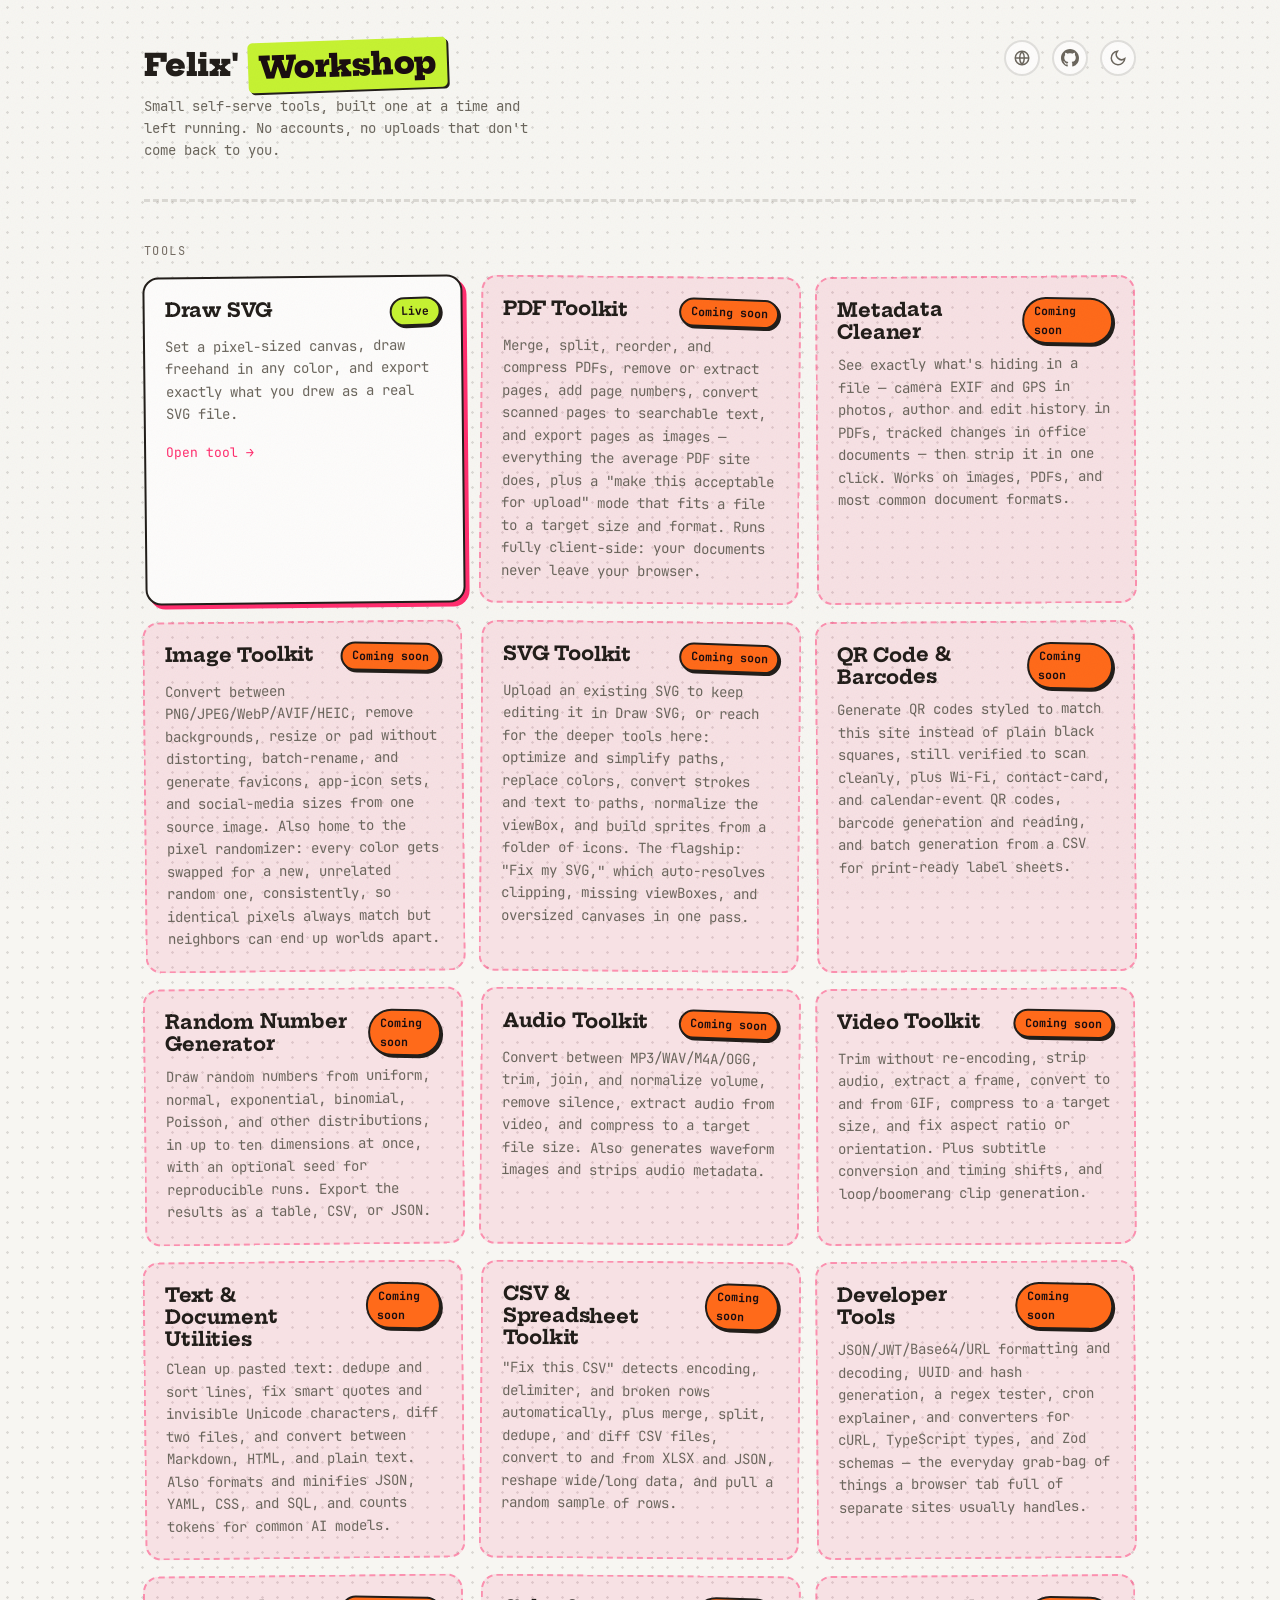
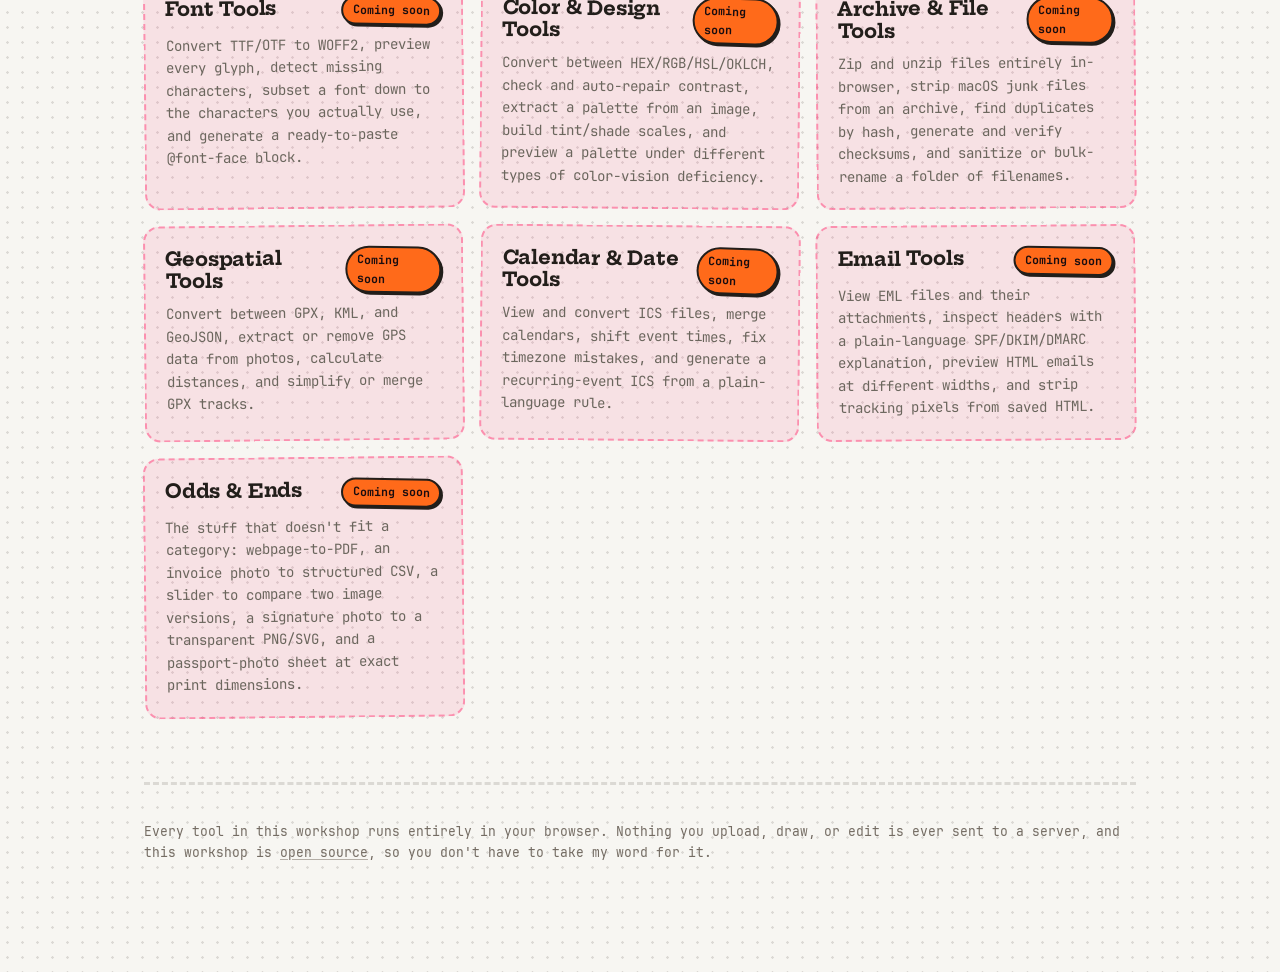
<file: index.html>
<!DOCTYPE html>
<html lang="en">
<head>
<meta charset="UTF-8">
<meta name="viewport" content="width=device-width, initial-scale=1.0">
<title>Felix' Workshop</title>
<meta name="description" content="Small self-serve tools, built one at a time. Everything runs in your browser — nothing you upload ever leaves it.">
<link rel="icon" type="image/svg+xml" href="assets/favicon.svg">
<script src="assets/theme.js"></script>
<link rel="stylesheet" href="assets/tokens.css">
<link rel="stylesheet" href="assets/base.css">
<link rel="stylesheet" href="assets/workshop-theme.css">
<style>
  .tools {
    display: grid;
    gap: 1rem;
    grid-template-columns: repeat(auto-fit, minmax(260px, 1fr));
  }
  .tool-card {
    text-decoration: none;
    color: inherit;
    display: block;
    transition: box-shadow 0.2s var(--ease), transform 0.2s var(--ease);
  }
  a.tool-card:hover {
    box-shadow: 6px 6px 0 var(--accent);
    transform: translate(-2px, -4px) rotate(0deg);
  }
  .tool-card .tool-head {
    display: flex;
    justify-content: space-between;
    align-items: flex-start;
    gap: 0.75rem;
    margin-bottom: 0.5rem;
  }
  .tool-card h3 {
    margin: 0;
    font-size: 1.2rem;
  }
  .tool-card p {
    margin: 0;
    font-size: 0.88rem;
    color: var(--muted);
  }
  .tool-card .open {
    display: block;
    margin-top: 1rem;
    font-size: 0.82rem;
    color: var(--accent);
  }
</style>
</head>
<body>
<div class="wrap">
  <header>
    <div>
      <a class="wordmark" href="./">Felix' <span class="accent">Workshop</span></a>
      <p class="tagline">Small self-serve tools, built one at a time and left running. No accounts, no uploads that don't come back to you.</p>
    </div>
    <div class="row" style="flex-shrink: 0">
      <a
        class="icon-btn"
        href="https://fubl.org"
        target="_blank"
        rel="noopener"
        aria-label="Felix' personal site"
        title="fubl.org"
      >
        <svg viewBox="0 0 24 24" fill="none" stroke="currentColor" stroke-width="2" aria-hidden="true">
          <circle cx="12" cy="12" r="9"/>
          <path d="M3 12h18M12 3a14.5 14.5 0 0 1 0 18M12 3a14.5 14.5 0 0 0 0 18"/>
        </svg>
      </a>
      <a
        class="icon-btn"
        href="https://github.com/felixubl/workshop"
        target="_blank"
        rel="noopener"
        aria-label="GitHub"
        title="View source on GitHub"
      >
        <svg viewBox="0 0 16 16" fill="currentColor" aria-hidden="true">
          <path fill-rule="evenodd" d="M8 0C3.58 0 0 3.58 0 8c0 3.54 2.29 6.53 5.47 7.59.4.07.55-.17.55-.38 0-.19-.01-.82-.01-1.49-2.01.37-2.53-.49-2.69-.94-.09-.23-.48-.94-.82-1.13-.28-.15-.68-.52-.01-.53.63-.01 1.08.58 1.23.82.72 1.21 1.87.87 2.33.66.07-.52.28-.87.51-1.07-1.78-.2-3.64-.89-3.64-3.95 0-.87.31-1.59.82-2.15-.08-.2-.36-1.02.08-2.12 0 0 .67-.21 2.2.82.64-.18 1.32-.27 2-.27.68 0 1.36.09 2 .27 1.53-1.04 2.2-.82 2.2-.82.44 1.1.16 1.92.08 2.12.51.56.82 1.27.82 2.15 0 3.07-1.87 3.75-3.65 3.95.29.25.54.73.54 1.48 0 1.07-.01 1.93-.01 2.2 0 .21.15.46.55.38A8.013 8.013 0 0 0 16 8c0-4.42-3.58-8-8-8Z"/>
        </svg>
      </a>
      <button class="icon-btn" type="button" data-theme-toggle aria-label="Toggle theme" title="Toggle theme">
        <svg class="theme-moon" viewBox="0 0 24 24" fill="none" stroke="currentColor" stroke-width="2" aria-hidden="true">
          <path d="M21 12.8A9 9 0 1 1 11.2 3a7 7 0 0 0 9.8 9.8Z"/>
        </svg>
        <svg class="theme-sun" viewBox="0 0 24 24" fill="none" stroke="currentColor" stroke-width="2" aria-hidden="true">
          <circle cx="12" cy="12" r="4"/>
          <path d="M12 2v2M12 20v2M2 12h2M20 12h2M5 5l1.5 1.5M17.5 17.5 19 19M19 5l-1.5 1.5M6.5 17.5 5 19"/>
        </svg>
      </button>
    </div>
  </header>

  <section>
    <p class="section-label">Tools</p>
    <div class="tools">
      <a class="card tool-card" href="draw-svg/">
        <div class="tool-head">
          <h3 class="font-slab">Draw SVG</h3>
          <span class="badge badge-live">Live</span>
        </div>
        <p>Set a pixel-sized canvas, draw freehand in any color, and export exactly what you drew as a real SVG file.</p>
        <span class="open">Open tool &rarr;</span>
      </a>

      <div class="card prompt tool-card">
        <div class="tool-head">
          <h3 class="font-slab">PDF Toolkit</h3>
          <span class="badge badge-soon">Coming soon</span>
        </div>
        <p>Merge, split, reorder, and compress PDFs, remove or extract pages, add page numbers, convert scanned pages to searchable text, and export pages as images &mdash; everything the average PDF site does, plus a "make this acceptable for upload" mode that fits a file to a target size and format. Runs fully client-side: your documents never leave your browser.</p>
      </div>

      <div class="card prompt tool-card">
        <div class="tool-head">
          <h3 class="font-slab">Metadata Cleaner</h3>
          <span class="badge badge-soon">Coming soon</span>
        </div>
        <p>See exactly what's hiding in a file &mdash; camera EXIF and GPS in photos, author and edit history in PDFs, tracked changes in office documents &mdash; then strip it in one click. Works on images, PDFs, and most common document formats.</p>
      </div>

      <div class="card prompt tool-card">
        <div class="tool-head">
          <h3 class="font-slab">Image Toolkit</h3>
          <span class="badge badge-soon">Coming soon</span>
        </div>
        <p>Convert between PNG/JPEG/WebP/AVIF/HEIC, remove backgrounds, resize or pad without distorting, batch-rename, and generate favicons, app-icon sets, and social-media sizes from one source image. Also home to the pixel randomizer: every color gets swapped for a new, unrelated random one, consistently, so identical pixels always match but neighbors can end up worlds apart.</p>
      </div>

      <div class="card prompt tool-card">
        <div class="tool-head">
          <h3 class="font-slab">SVG Toolkit</h3>
          <span class="badge badge-soon">Coming soon</span>
        </div>
        <p>Upload an existing SVG to keep editing it in Draw SVG, or reach for the deeper tools here: optimize and simplify paths, replace colors, convert strokes and text to paths, normalize the viewBox, and build sprites from a folder of icons. The flagship: "Fix my SVG," which auto-resolves clipping, missing viewBoxes, and oversized canvases in one pass.</p>
      </div>

      <div class="card prompt tool-card">
        <div class="tool-head">
          <h3 class="font-slab">QR Code &amp; Barcodes</h3>
          <span class="badge badge-soon">Coming soon</span>
        </div>
        <p>Generate QR codes styled to match this site instead of plain black squares, still verified to scan cleanly, plus Wi-Fi, contact-card, and calendar-event QR codes, barcode generation and reading, and batch generation from a CSV for print-ready label sheets.</p>
      </div>

      <div class="card prompt tool-card">
        <div class="tool-head">
          <h3 class="font-slab">Random Number Generator</h3>
          <span class="badge badge-soon">Coming soon</span>
        </div>
        <p>Draw random numbers from uniform, normal, exponential, binomial, Poisson, and other distributions, in up to ten dimensions at once, with an optional seed for reproducible runs. Export the results as a table, CSV, or JSON.</p>
      </div>

      <div class="card prompt tool-card">
        <div class="tool-head">
          <h3 class="font-slab">Audio Toolkit</h3>
          <span class="badge badge-soon">Coming soon</span>
        </div>
        <p>Convert between MP3/WAV/M4A/OGG, trim, join, and normalize volume, remove silence, extract audio from video, and compress to a target file size. Also generates waveform images and strips audio metadata.</p>
      </div>

      <div class="card prompt tool-card">
        <div class="tool-head">
          <h3 class="font-slab">Video Toolkit</h3>
          <span class="badge badge-soon">Coming soon</span>
        </div>
        <p>Trim without re-encoding, strip audio, extract a frame, convert to and from GIF, compress to a target size, and fix aspect ratio or orientation. Plus subtitle conversion and timing shifts, and loop/boomerang clip generation.</p>
      </div>

      <div class="card prompt tool-card">
        <div class="tool-head">
          <h3 class="font-slab">Text &amp; Document Utilities</h3>
          <span class="badge badge-soon">Coming soon</span>
        </div>
        <p>Clean up pasted text: dedupe and sort lines, fix smart quotes and invisible Unicode characters, diff two files, and convert between Markdown, HTML, and plain text. Also formats and minifies JSON, YAML, CSS, and SQL, and counts tokens for common AI models.</p>
      </div>

      <div class="card prompt tool-card">
        <div class="tool-head">
          <h3 class="font-slab">CSV &amp; Spreadsheet Toolkit</h3>
          <span class="badge badge-soon">Coming soon</span>
        </div>
        <p>"Fix this CSV" detects encoding, delimiter, and broken rows automatically, plus merge, split, dedupe, and diff CSV files, convert to and from XLSX and JSON, reshape wide/long data, and pull a random sample of rows.</p>
      </div>

      <div class="card prompt tool-card">
        <div class="tool-head">
          <h3 class="font-slab">Developer Tools</h3>
          <span class="badge badge-soon">Coming soon</span>
        </div>
        <p>JSON/JWT/Base64/URL formatting and decoding, UUID and hash generation, a regex tester, cron explainer, and converters for cURL, TypeScript types, and Zod schemas &mdash; the everyday grab-bag of things a browser tab full of separate sites usually handles.</p>
      </div>

      <div class="card prompt tool-card">
        <div class="tool-head">
          <h3 class="font-slab">Font Tools</h3>
          <span class="badge badge-soon">Coming soon</span>
        </div>
        <p>Convert TTF/OTF to WOFF2, preview every glyph, detect missing characters, subset a font down to the characters you actually use, and generate a ready-to-paste @font-face block.</p>
      </div>

      <div class="card prompt tool-card">
        <div class="tool-head">
          <h3 class="font-slab">Color &amp; Design Tools</h3>
          <span class="badge badge-soon">Coming soon</span>
        </div>
        <p>Convert between HEX/RGB/HSL/OKLCH, check and auto-repair contrast, extract a palette from an image, build tint/shade scales, and preview a palette under different types of color-vision deficiency.</p>
      </div>

      <div class="card prompt tool-card">
        <div class="tool-head">
          <h3 class="font-slab">Archive &amp; File Tools</h3>
          <span class="badge badge-soon">Coming soon</span>
        </div>
        <p>Zip and unzip files entirely in-browser, strip macOS junk files from an archive, find duplicates by hash, generate and verify checksums, and sanitize or bulk-rename a folder of filenames.</p>
      </div>

      <div class="card prompt tool-card">
        <div class="tool-head">
          <h3 class="font-slab">Geospatial Tools</h3>
          <span class="badge badge-soon">Coming soon</span>
        </div>
        <p>Convert between GPX, KML, and GeoJSON, extract or remove GPS data from photos, calculate distances, and simplify or merge GPX tracks.</p>
      </div>

      <div class="card prompt tool-card">
        <div class="tool-head">
          <h3 class="font-slab">Calendar &amp; Date Tools</h3>
          <span class="badge badge-soon">Coming soon</span>
        </div>
        <p>View and convert ICS files, merge calendars, shift event times, fix timezone mistakes, and generate a recurring-event ICS from a plain-language rule.</p>
      </div>

      <div class="card prompt tool-card">
        <div class="tool-head">
          <h3 class="font-slab">Email Tools</h3>
          <span class="badge badge-soon">Coming soon</span>
        </div>
        <p>View EML files and their attachments, inspect headers with a plain-language SPF/DKIM/DMARC explanation, preview HTML emails at different widths, and strip tracking pixels from saved HTML.</p>
      </div>

      <div class="card prompt tool-card">
        <div class="tool-head">
          <h3 class="font-slab">Odds &amp; Ends</h3>
          <span class="badge badge-soon">Coming soon</span>
        </div>
        <p>The stuff that doesn't fit a category: webpage-to-PDF, an invoice photo to structured CSV, a slider to compare two image versions, a signature photo to a transparent PNG/SVG, and a passport-photo sheet at exact print dimensions.</p>
      </div>
    </div>
  </section>

  <footer>
    <p>Every tool in this workshop runs entirely in your browser. Nothing you upload, draw, or edit is ever sent to a server, and this workshop is <a href="https://github.com/felixubl/workshop" target="_blank" rel="noopener">open source</a>, so you don't have to take my word for it.</p>
  </footer>
</div>
</body>
</html>
</file>
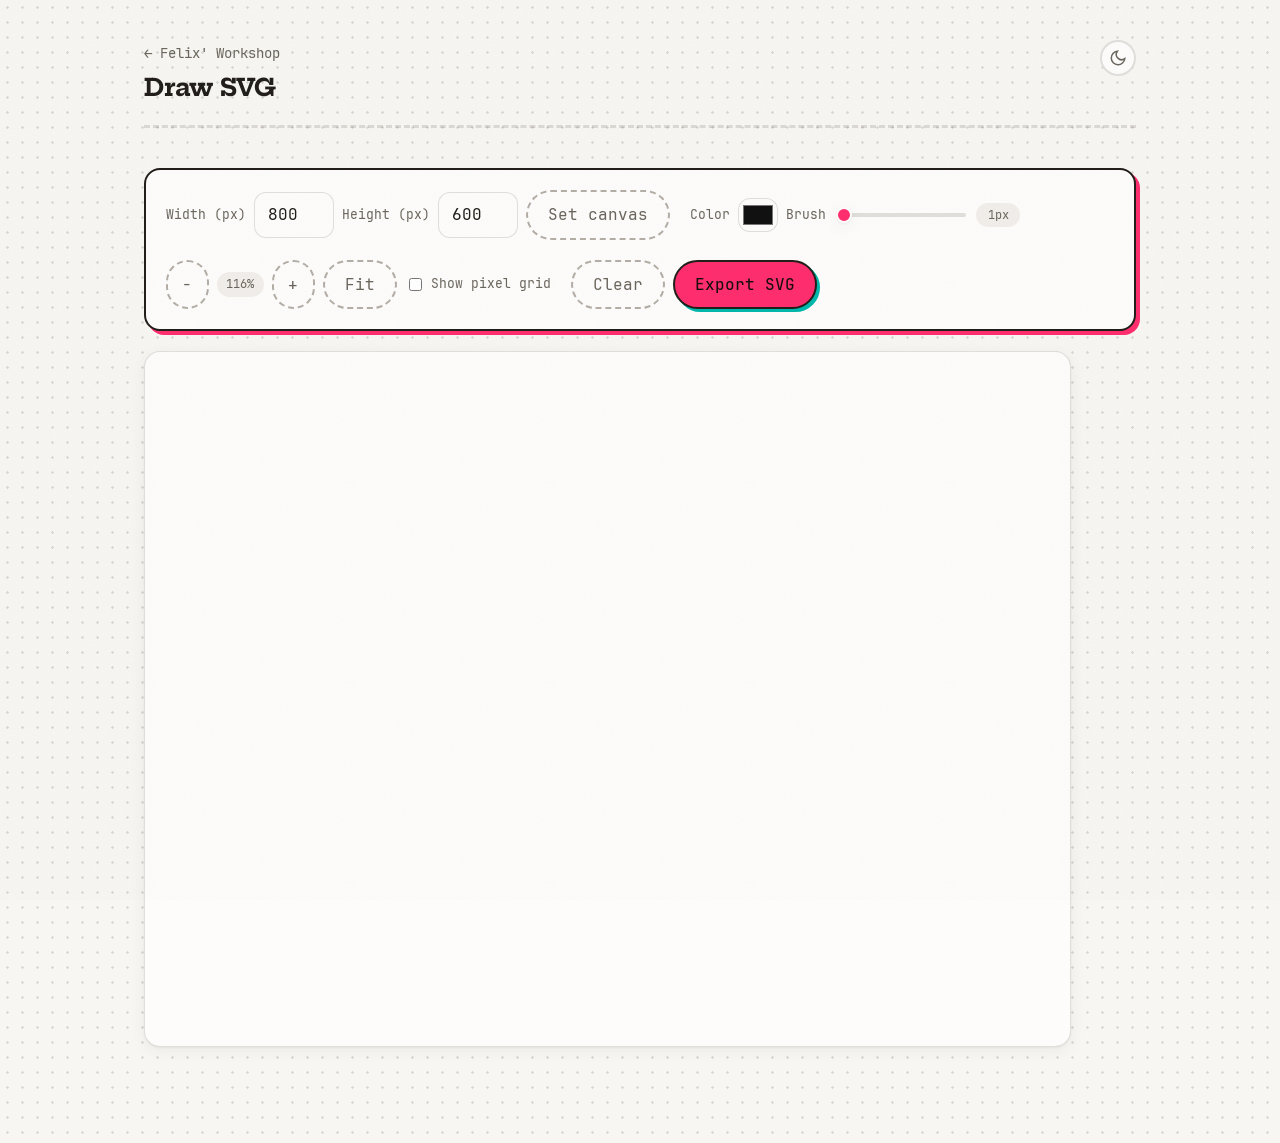
<file: draw-svg/index.html>
<!DOCTYPE html>
<html lang="en">
<head>
<meta charset="UTF-8">
<meta name="viewport" content="width=device-width, initial-scale=1.0">
<title>Draw SVG — Felix' Workshop</title>
<meta name="description" content="Set a pixel-sized canvas, draw freehand in any color, and export exactly what you drew as a real SVG file.">
<link rel="icon" type="image/svg+xml" href="../assets/favicon.svg">
<script src="../assets/theme.js"></script>
<link rel="stylesheet" href="../assets/tokens.css">
<link rel="stylesheet" href="../assets/base.css">
<link rel="stylesheet" href="../assets/workshop-theme.css">
<link rel="stylesheet" href="style.css">
</head>
<body>
<div class="wrap">
  <header>
    <div>
      <a class="back-link" href="../">&larr; Felix' Workshop</a>
      <h1 class="font-slab" style="margin: 0.5rem 0 0; font-size: 1.5rem;">Draw SVG</h1>
    </div>
    <button class="icon-btn" type="button" data-theme-toggle aria-label="Toggle theme" title="Toggle theme">
      <svg class="theme-moon" viewBox="0 0 24 24" fill="none" stroke="currentColor" stroke-width="2" aria-hidden="true">
        <path d="M21 12.8A9 9 0 1 1 11.2 3a7 7 0 0 0 9.8 9.8Z"/>
      </svg>
      <svg class="theme-sun" viewBox="0 0 24 24" fill="none" stroke="currentColor" stroke-width="2" aria-hidden="true">
        <circle cx="12" cy="12" r="4"/>
        <path d="M12 2v2M12 20v2M2 12h2M20 12h2M5 5l1.5 1.5M17.5 17.5 19 19M19 5l-1.5 1.5M6.5 17.5 5 19"/>
      </svg>
    </button>
  </header>

  <div class="toolbar card">
    <div class="group">
      <label for="width">Width (px)</label>
      <input class="field" type="number" id="width" min="1" max="4000" value="800">
      <label for="height">Height (px)</label>
      <input class="field" type="number" id="height" min="1" max="4000" value="600">
      <button class="btn-ghost" id="resize">Set canvas</button>
    </div>
    <div class="group">
      <label for="color">Color</label>
      <input class="field swatch" type="color" id="color" value="#111111">
      <label for="stroke">Brush</label>
      <input type="range" id="stroke" min="1" max="40" value="1">
      <span class="tag readout" id="strokeValue">1px</span>
    </div>
    <div class="group">
      <button class="btn-ghost icon-only" id="zoomOut" aria-label="Zoom out">&minus;</button>
      <span class="tag readout" id="zoomValue">100%</span>
      <button class="btn-ghost icon-only" id="zoomIn" aria-label="Zoom in">+</button>
      <button class="btn-ghost" id="zoomFit">Fit</button>
      <label class="checkbox"><input type="checkbox" id="gridToggle"> Show pixel grid</label>
    </div>
    <div class="group">
      <button class="btn-ghost" id="clear">Clear</button>
      <button class="btn-primary" id="export">Export SVG</button>
    </div>
  </div>

  <div id="canvasWrap">
    <svg id="canvas" xmlns="http://www.w3.org/2000/svg" width="800" height="600" viewBox="0 0 800 600">
      <defs>
        <pattern id="pixelGrid" width="1" height="1" patternUnits="userSpaceOnUse">
          <path d="M 1 0 L 0 0 0 1" fill="none" stroke="#3a3a3a" stroke-opacity="0.22" stroke-width="0.07"></path>
        </pattern>
      </defs>
      <rect id="gridOverlay" x="0" y="0" width="100%" height="100%" fill="url(#pixelGrid)" pointer-events="none" style="display: none;"></rect>
    </svg>
  </div>
</div>

<script src="script.js"></script>
</body>
</html>
</file>
<file: assets/tokens.css>
/* Vendored from felixubl/neo-retro (dist/tokens.css) — the workshop's shared
   design tokens. To pick up a rebrand (new accent/neutral hue), re-copy this
   file from that repo after running its `npm run build`. Do not edit by hand. */

:root {
  --bg: #f7f6f2;
  --surface: #fdfcfb;
  --surface2: #f1eeea;
  --ink: #221e1a;
  --muted: #6b665d;
  --faint: #746c63;
  --faint-soft: #b4aea6;
  --line: rgba(52, 43, 34, 0.14);
  --line-soft: rgba(52, 43, 34, 0.07);
  --accent: #846934;
  --accent-soft: rgba(134, 105, 52, 0.09);
  --accent-line: rgba(134, 105, 52, 0.34);
  --on-accent: #f9fdf8;
  --good: #3e8e57;
  --bad: #c2543f;
  --err: #b3402a;
  --shadow-1: 0 1px 2px rgba(44, 26, 32, 0.05), 0 4px 16px rgba(44, 26, 32, 0.05);
  --shadow-2: 0 2px 6px rgba(44, 26, 32, 0.08), 0 16px 48px rgba(44, 26, 32, 0.1);
  --glass: rgba(247, 246, 242, 0.72);
  --mono: 'JetBrains Mono', ui-monospace, 'SF Mono', Menlo, Consolas, monospace;
  --slab: 'Hepta Slab', 'Iowan Old Style', Georgia, serif;
  --ease: cubic-bezier(0.22, 0.9, 0.26, 1);
}

[data-theme='dark'] {
  --bg: #161311;
  --surface: #1e1b17;
  --surface2: #27221e;
  --ink: #eae6e0;
  --muted: #9b948b;
  --faint: #938a83;
  --faint-soft: #6e675f;
  --line: rgba(234, 230, 224, 0.14);
  --line-soft: rgba(234, 230, 224, 0.06);
  --accent: #dbbe83;
  --accent-soft: rgba(219, 190, 131, 0.11);
  --accent-line: rgba(219, 190, 131, 0.36);
  --on-accent: #1c2117;
  --good: #63b07e;
  --bad: #cf6a55;
  --err: #d97a63;
  --shadow-1: 0 1px 2px rgba(0, 0, 0, 0.28), 0 4px 16px rgba(0, 0, 0, 0.22);
  --shadow-2: 0 2px 6px rgba(0, 0, 0, 0.35), 0 18px 56px rgba(0, 0, 0, 0.4);
  --glass: rgba(22, 19, 17, 0.72);
}
</file>
<file: assets/workshop-theme.css>
/* Workshop-specific deviation from the vendored neo-retro tokens: louder,
   multi-color accents and a rougher, screen-printed texture (grain overlay,
   halftone dot grid, hard offset shadows, slight sticker tilt on cards).
   Deliberately layered on top of tokens.css/base.css rather than edited into
   them, so the vendored neo-retro files stay untouched and re-copyable. */

:root {
  --w-pink: #ff2e6e;
  --w-lime: #c6f232;
  --w-teal: #00b8ac;
  --w-orange: #ff6a1a;
  --w-purple: #8b5cf6;
  --w-chip-ink: #1a0d10;

  --accent: var(--w-pink);
  --accent-soft: rgba(255, 46, 110, 0.1);
  --accent-line: rgba(255, 46, 110, 0.45);
  --on-accent: var(--w-chip-ink);
}

[data-theme='dark'] {
  --w-pink: #ff5c8a;
  --w-lime: #d8ff5c;
  --w-teal: #35e0d3;
  --w-orange: #ff9152;
  --w-purple: #b18aff;

  --accent: var(--w-pink);
  --accent-soft: rgba(255, 92, 138, 0.12);
  --accent-line: rgba(255, 92, 138, 0.5);
  --on-accent: var(--w-chip-ink);
}

/* Faint halftone dot grid behind everything, plus a fixed film-grain overlay
   for a photocopied/screen-printed feel. Both stay subtle so body text keeps
   full contrast. */
body {
  background-color: var(--bg);
  background-image: radial-gradient(var(--line) 1px, transparent 1.5px);
  background-size: 15px 15px;
  position: relative;
}
body::before {
  content: '';
  position: fixed;
  inset: 0;
  z-index: 9999;
  pointer-events: none;
  opacity: 0.05;
  mix-blend-mode: multiply;
  background-image: url("data:image/svg+xml,%3Csvg xmlns='http://www.w3.org/2000/svg' width='200' height='200'%3E%3Cfilter id='n'%3E%3CfeTurbulence type='fractalNoise' baseFrequency='0.85' numOctaves='2' stitchTiles='stitch'/%3E%3C/filter%3E%3Crect width='100%25' height='100%25' filter='url(%23n)'/%3E%3C/svg%3E");
}
[data-theme='dark'] body::before {
  opacity: 0.1;
  mix-blend-mode: overlay;
}

/* A stamped, rotated "sticker" for the wordmark accent instead of a plain
   colored word. */
.wordmark .accent {
  display: inline-block;
  color: var(--w-chip-ink);
  background: var(--w-lime);
  padding: 0.02em 0.35em;
  border-radius: 5px;
  transform: rotate(-2deg);
  box-shadow: 2px 2px 0 var(--ink);
}

header {
  border-bottom: 3px dashed var(--line);
}
footer {
  border-top: 3px dashed var(--line);
}

/* Cards read as cut-and-pasted stickers: hard ink border, flat offset
   shadow instead of a soft blur, cycling accent per position. */
.card {
  border: 2px solid var(--ink);
  box-shadow: 4px 4px 0 var(--accent);
}
.card.pop {
  box-shadow: 5px 5px 0 var(--w-teal);
}
.card.prompt {
  border: 2px dashed var(--accent-line);
}

.tools > .card:nth-child(3n+1) { --tilt: -0.6deg; }
.tools > .card:nth-child(3n+2) { --tilt: 0.5deg; }
.tools > .card:nth-child(3n+3) { --tilt: -0.4deg; }
.tools > .card {
  transform: rotate(var(--tilt, 0deg));
}

/* Buttons: same pill shape, rougher ink-outlined, hard-shadow "pressable"
   sticker treatment. */
.btn-primary {
  border: 2px solid var(--ink);
  box-shadow: 3px 3px 0 var(--w-teal);
}
.btn-primary:hover {
  opacity: 1;
  transform: translate(-1px, -1px);
  box-shadow: 4px 4px 0 var(--w-teal);
}
.btn-primary:active {
  transform: translate(1px, 1px);
  box-shadow: 1px 1px 0 var(--w-teal);
}
.btn-ghost {
  border: 2px dashed var(--faint-soft);
}
.btn-ghost:hover {
  border-style: solid;
  border-color: var(--ink);
}

.dropzone {
  border: 2px dashed var(--accent-line);
}
.dropzone:hover,
.dropzone.drag-over {
  border-color: var(--ink);
}

.icon-btn {
  border: 2px solid var(--line);
}
.icon-btn:hover {
  border-color: var(--ink);
}

/* Badges: solid loud sticker colors instead of the single accent wash.
   badge-live / badge-soon are opt-in modifiers; plain .badge keeps the
   lime default. */
.badge {
  background: var(--w-lime);
  color: var(--w-chip-ink);
  border: 2px solid var(--ink);
  font-weight: 700;
  box-shadow: 2px 2px 0 var(--ink);
  transform: rotate(-1.5deg);
}
.badge-live {
  background: var(--w-lime);
}
.badge-soon {
  background: var(--w-orange);
  transform: rotate(1.5deg);
}
</file>
<file: draw-svg/style.css>
/* Tool-specific layout only — fonts, buttons, badges, and cards come from
   ../assets/base.css. This file just arranges this tool's own controls. */

.toolbar {
  display: flex;
  flex-wrap: wrap;
  gap: 20px;
  align-items: center;
  margin-bottom: 20px;
}

.group {
  display: flex;
  align-items: center;
  gap: 8px;
  flex-wrap: wrap;
}

.group label {
  font-size: 0.8rem;
  color: var(--muted);
}

input[type="number"].field {
  width: 80px;
}

input[type="color"].swatch {
  width: 40px;
  height: 34px;
  padding: 2px;
}

.toolbar input[type="range"] {
  width: 130px;
}

.readout {
  min-width: 44px;
  text-align: center;
}

.btn-ghost.icon-only {
  padding: 0.625rem 0.9rem;
}

.checkbox {
  display: flex;
  align-items: center;
  gap: 6px;
  font-size: 0.85rem;
  color: var(--muted);
}

/* The drawing surface stays paper-light regardless of site theme: strokes
   default to a dark pen color, which would vanish against a dark surface. */
#canvasWrap {
  border: 1px solid var(--line);
  background: #fdfcfb;
  box-shadow: var(--shadow-1);
  border-radius: 16px;
  width: fit-content;
  display: flex;
}

#canvas {
  display: block;
  touch-action: none;
  cursor: crosshair;
  /* Adjacent 1x1 px rects otherwise show faint anti-aliased seams between
     them at fractional zoom levels, making solid brush strokes look broken
     up. Crisp (non-antialiased) edges keep pixel-art fills perfectly solid. */
  shape-rendering: crispEdges;
}
</file>
<file: assets/base.css>
/* neo-retro base layer, vendored/adapted from felixubl/neo-retro for plain-CSS
   (non-Tailwind) use: self-hosted fonts, the mono body / slab display voice,
   and the small set of shared components every workshop page reuses. */

@font-face {
  font-family: 'JetBrains Mono';
  src: url('fonts/JetBrainsMono-Regular.woff2') format('woff2');
  font-weight: 400;
  font-style: normal;
  font-display: swap;
}
@font-face {
  font-family: 'JetBrains Mono';
  src: url('fonts/JetBrainsMono-Medium.woff2') format('woff2');
  font-weight: 500;
  font-style: normal;
  font-display: swap;
}
@font-face {
  font-family: 'JetBrains Mono';
  src: url('fonts/JetBrainsMono-Bold.woff2') format('woff2');
  font-weight: 700;
  font-style: normal;
  font-display: swap;
}
@font-face {
  font-family: 'Hepta Slab';
  src: url('fonts/HeptaSlab.ttf') format('truetype-variations');
  font-weight: 100 900;
  font-style: normal;
  font-display: swap;
}

* {
  box-sizing: border-box;
}

html {
  scrollbar-width: thin;
  scrollbar-color: var(--accent-line) transparent;
}

body {
  margin: 0;
  background: var(--bg);
  color: var(--ink);
  font-family: var(--mono);
  line-height: 1.6;
  -webkit-font-smoothing: antialiased;
  text-rendering: optimizeLegibility;
  transition: background 0.3s var(--ease), color 0.3s var(--ease);
}

h1, h2, h3 {
  font-family: var(--slab);
  letter-spacing: -0.01em;
  line-height: 1.15;
}

a {
  color: var(--accent);
  text-underline-offset: 2px;
}

:focus-visible {
  outline: 2px solid var(--accent);
  outline-offset: 2px;
  border-radius: 2px;
}

::selection {
  background: var(--accent-soft);
}

.font-slab {
  font-family: var(--slab);
  letter-spacing: -0.01em;
}

/* Layout shell shared by every page */
.wrap {
  max-width: 1040px;
  margin: 0 auto;
  padding: 2.5rem 1.5rem 6rem;
}

/* Header / wordmark */
header {
  display: flex;
  align-items: flex-start;
  justify-content: space-between;
  gap: 1rem;
  border-bottom: 1px solid var(--line);
  padding-bottom: 1.5rem;
  margin-bottom: 2.5rem;
}
.wordmark {
  font-family: var(--slab);
  font-weight: 800;
  font-size: 1.9rem;
  text-decoration: none;
  color: var(--ink);
  display: inline-block;
}
.wordmark .accent {
  color: var(--accent);
}
.tagline {
  color: var(--muted);
  font-size: 0.85rem;
  margin-top: 0.4rem;
  max-width: 48ch;
}
.back-link {
  display: inline-flex;
  align-items: center;
  gap: 0.4rem;
  color: var(--muted);
  font-size: 0.85rem;
  text-decoration: none;
}
.back-link:hover {
  color: var(--ink);
}

/* Round icon buttons (GitHub link, theme toggle, ...) */
.icon-btn {
  flex-shrink: 0;
  display: inline-flex;
  align-items: center;
  justify-content: center;
  width: 2.25rem;
  height: 2.25rem;
  background: var(--surface);
  color: var(--muted);
  border: 1px solid var(--line);
  border-radius: 9999px;
  cursor: pointer;
  text-decoration: none;
  transition: background 0.2s var(--ease), color 0.2s var(--ease);
}
.icon-btn:hover {
  background: var(--surface2);
  color: var(--ink);
}
.icon-btn svg {
  width: 18px;
  height: 18px;
}
.icon-btn .theme-sun {
  display: none;
}
[data-theme='dark'] .icon-btn .theme-moon {
  display: none;
}
[data-theme='dark'] .icon-btn .theme-sun {
  display: inline;
}

.row {
  display: flex;
  flex-wrap: wrap;
  gap: 0.75rem;
  align-items: center;
}

/* Section labels + lead lines, used to introduce a block of content */
.section-label {
  font-size: 0.72rem;
  text-transform: uppercase;
  letter-spacing: 0.12em;
  color: var(--faint);
  margin: 0 0 1rem;
}
.lead {
  font-family: var(--slab);
  font-weight: 700;
  font-size: clamp(1.4rem, 3.4vw, 1.9rem);
  margin: 0 0 0.75rem;
}
.muted {
  color: var(--muted);
}

/* Buttons */
.btn-primary {
  background: var(--accent);
  color: var(--on-accent);
  border: none;
  border-radius: 9999px;
  padding: 0.625rem 1.25rem;
  font: inherit;
  font-weight: 500;
  cursor: pointer;
  text-decoration: none;
  display: inline-block;
  transition: opacity 0.2s var(--ease);
}
.btn-primary:hover {
  opacity: 0.9;
}
.btn-ghost {
  background: transparent;
  color: var(--muted);
  border: 1px solid var(--line);
  border-radius: 9999px;
  padding: 0.625rem 1.25rem;
  font: inherit;
  cursor: pointer;
  text-decoration: none;
  display: inline-block;
  transition: background 0.2s var(--ease), color 0.2s var(--ease);
}
.btn-ghost:hover {
  background: var(--surface2);
  color: var(--ink);
}
button[disabled] {
  opacity: 0.6;
  cursor: not-allowed;
}

/* Tags / badges */
.tag {
  display: inline-block;
  border-radius: 9999px;
  background: var(--surface2);
  color: var(--muted);
  font-size: 0.72rem;
  padding: 0.2rem 0.6rem;
}
.badge {
  display: inline-block;
  border-radius: 9999px;
  background: var(--accent-soft);
  color: var(--accent);
  border: 1px solid var(--accent-line);
  font-size: 0.72rem;
  font-weight: 500;
  padding: 0.2rem 0.6rem;
}

/* Cards + the dashed "not built yet" variant */
.card {
  background: var(--surface);
  border: 1px solid var(--line);
  border-radius: 16px;
  padding: 1.25rem;
  box-shadow: var(--shadow-1);
}
.card.pop {
  box-shadow: var(--shadow-2);
}
.card.prompt {
  border: 1px dashed var(--accent-line);
  background: var(--accent-soft);
  box-shadow: none;
}

/* Inputs shared across tools */
.field {
  background: var(--surface);
  border: 1px solid var(--line);
  border-radius: 12px;
  padding: 0.55rem 0.8rem;
  font: inherit;
  color: var(--ink);
}
.field::placeholder {
  color: var(--faint);
}

input[type='range'] {
  appearance: none;
  -webkit-appearance: none;
  height: 4px;
  border-radius: 9999px;
  background: var(--line);
  outline: none;
}
input[type='range']::-webkit-slider-thumb {
  appearance: none;
  -webkit-appearance: none;
  width: 16px;
  height: 16px;
  border-radius: 50%;
  background: var(--accent);
  cursor: pointer;
  border: 2px solid var(--surface);
  box-shadow: var(--shadow-1);
}
input[type='range']::-moz-range-thumb {
  width: 16px;
  height: 16px;
  border-radius: 50%;
  background: var(--accent);
  cursor: pointer;
  border: 2px solid var(--surface);
  box-shadow: var(--shadow-1);
}

/* Drag-and-drop file target, shared by every tool that accepts an upload */
.dropzone {
  display: block;
  border: 1px dashed var(--accent-line);
  border-radius: 16px;
  background: var(--accent-soft);
  padding: 2rem 1.25rem;
  text-align: center;
  color: var(--muted);
  font-size: 0.88rem;
  cursor: pointer;
  transition: background 0.2s var(--ease), border-color 0.2s var(--ease), color 0.2s var(--ease);
}
.dropzone:hover,
.dropzone.drag-over {
  background: var(--surface2);
  border-color: var(--accent);
  color: var(--ink);
}
.dropzone strong {
  color: inherit;
}
.dropzone input[type='file'] {
  display: none;
}
.dropzone .dz-filename {
  display: block;
  margin-top: 0.5rem;
  font-size: 0.8rem;
  color: var(--accent);
}

footer {
  margin-top: 4rem;
  padding-top: 1.5rem;
  border-top: 1px solid var(--line);
  color: var(--faint);
  font-size: 0.8rem;
}
footer a {
  color: inherit;
  text-decoration-color: var(--faint-soft);
}
footer a:hover {
  color: var(--ink);
}
</file>
